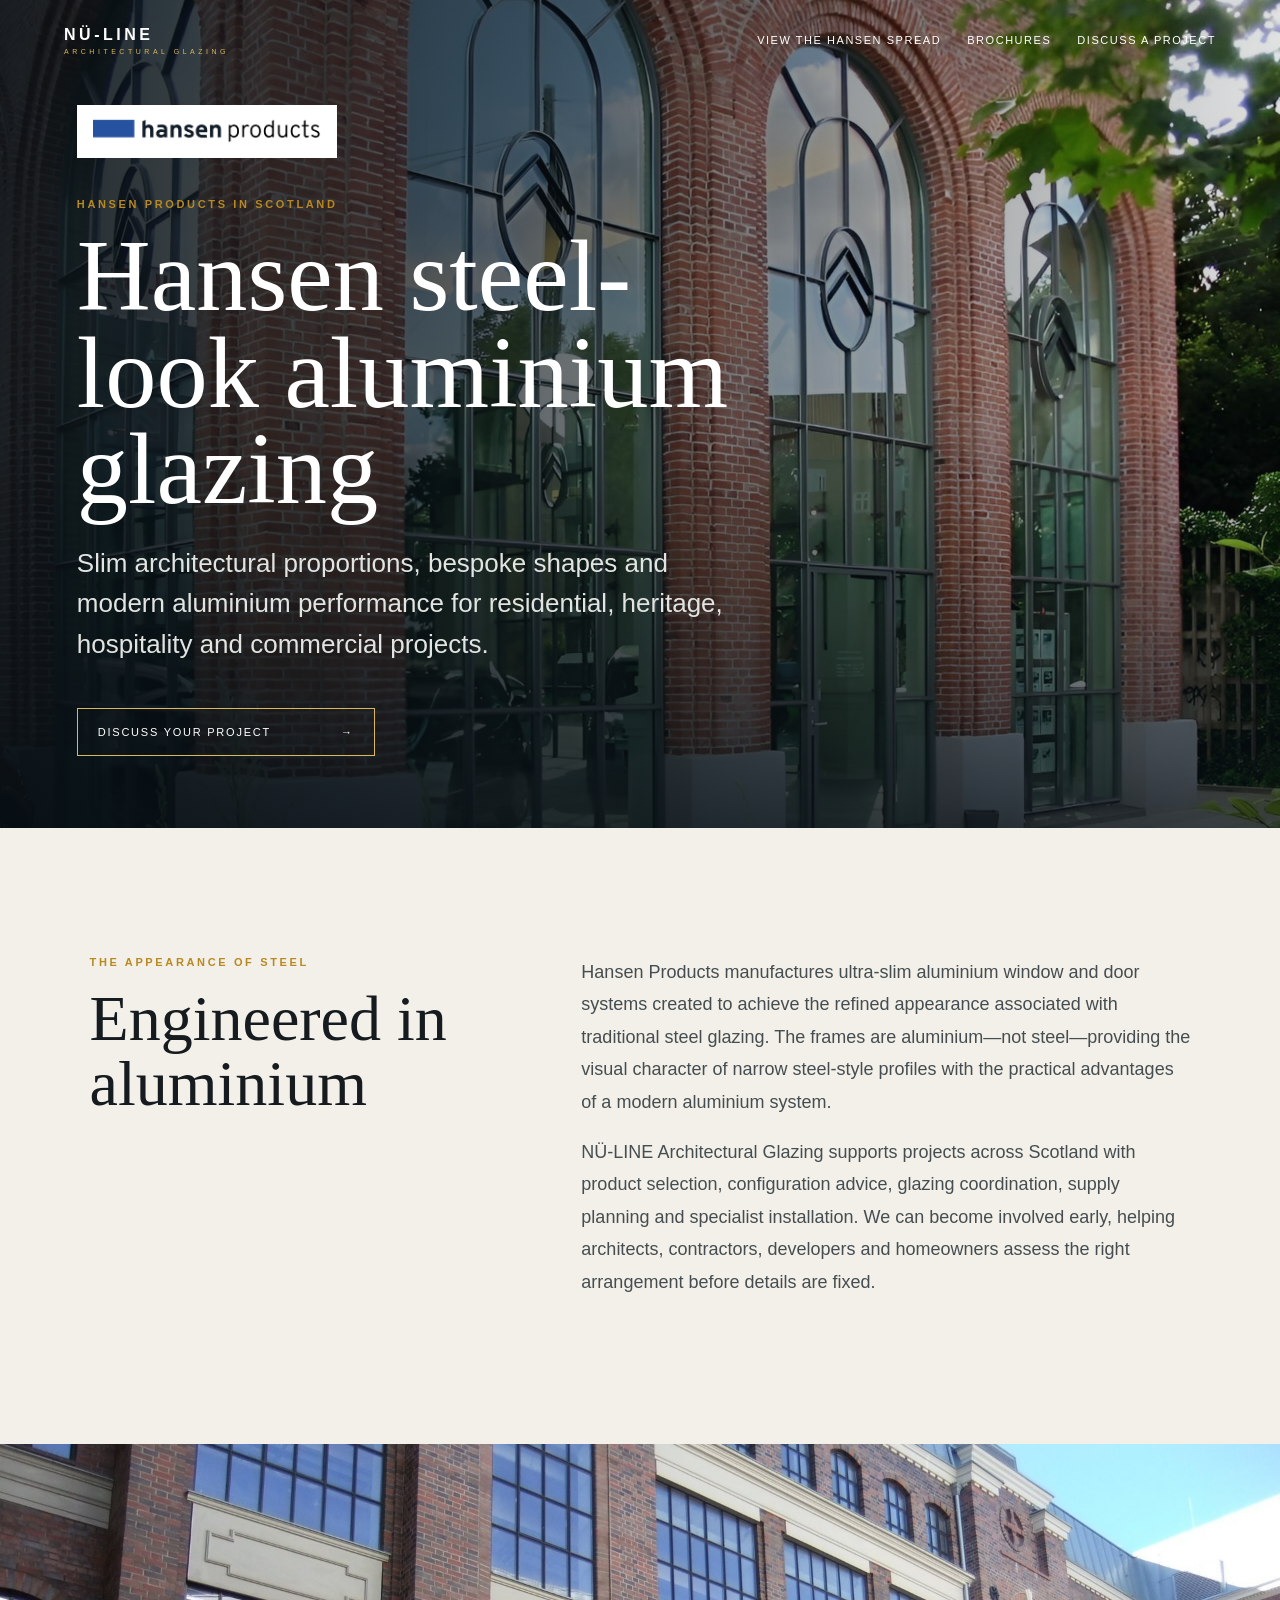
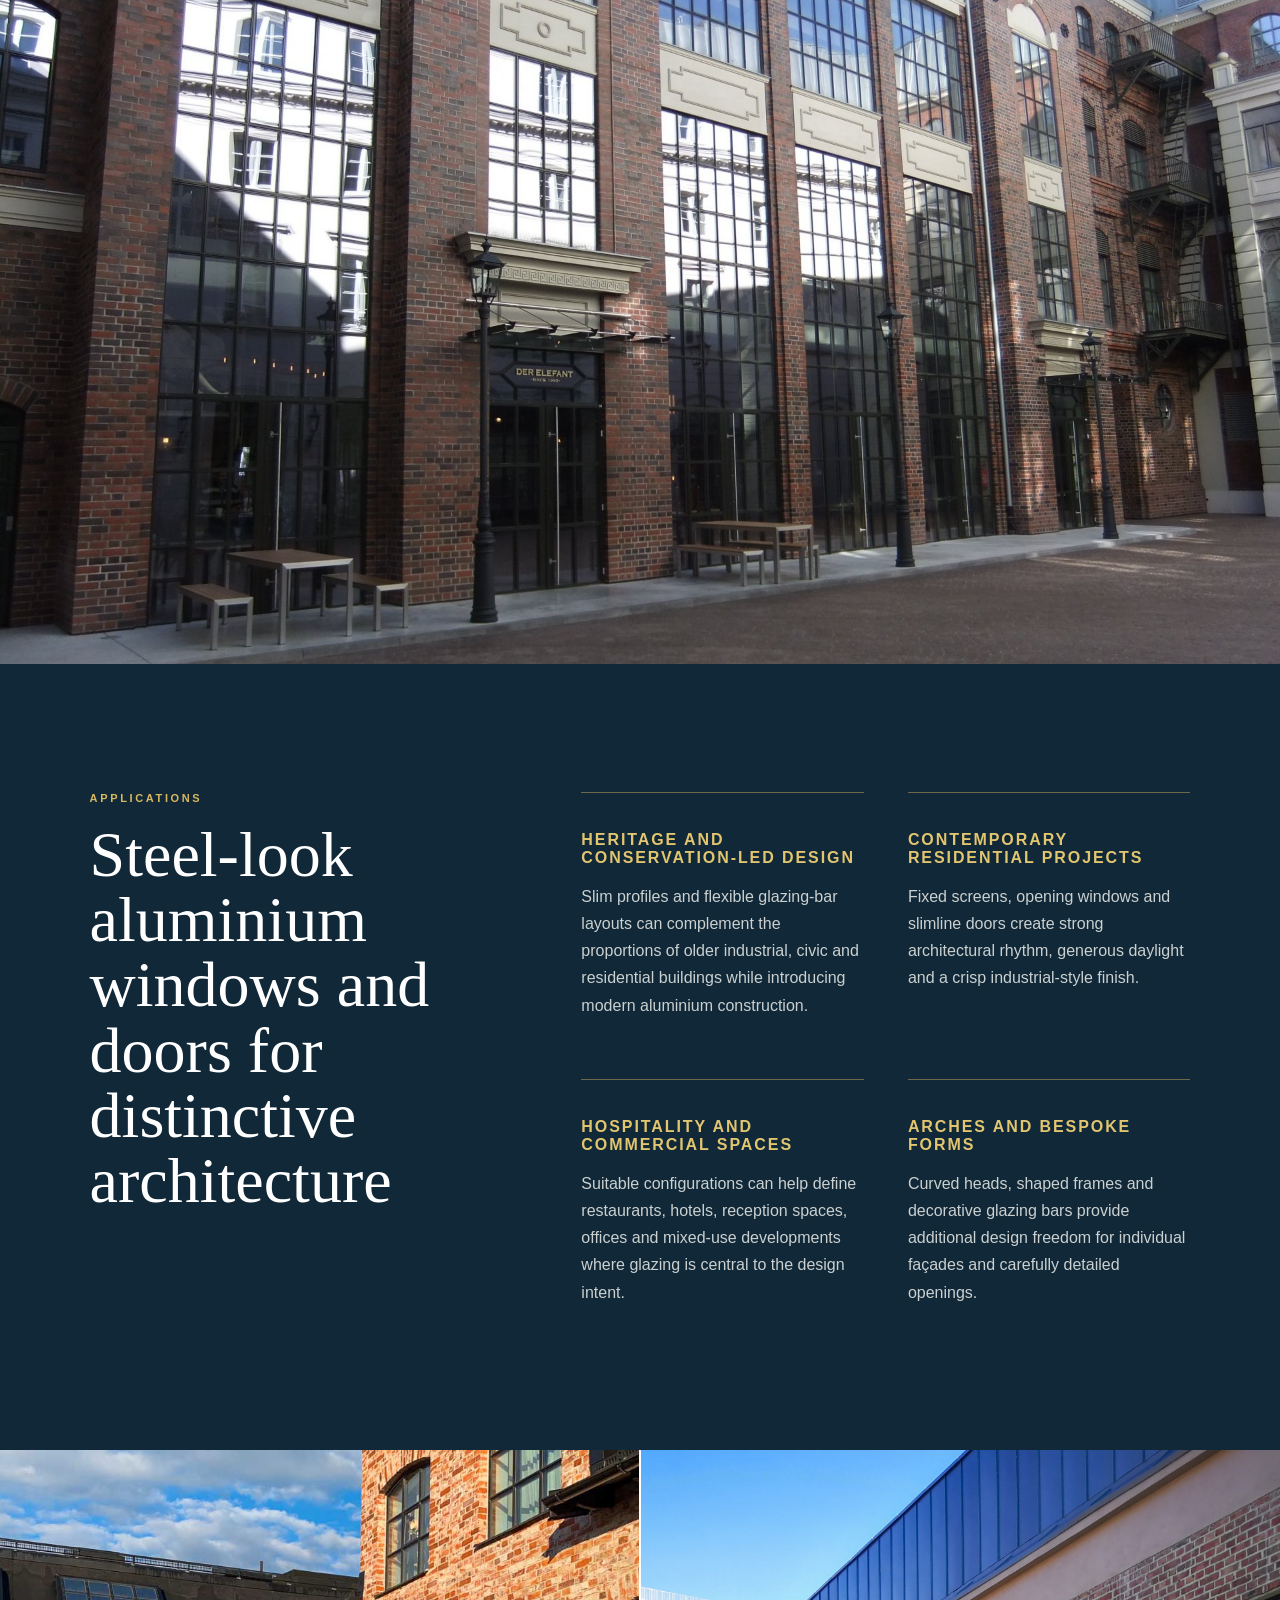
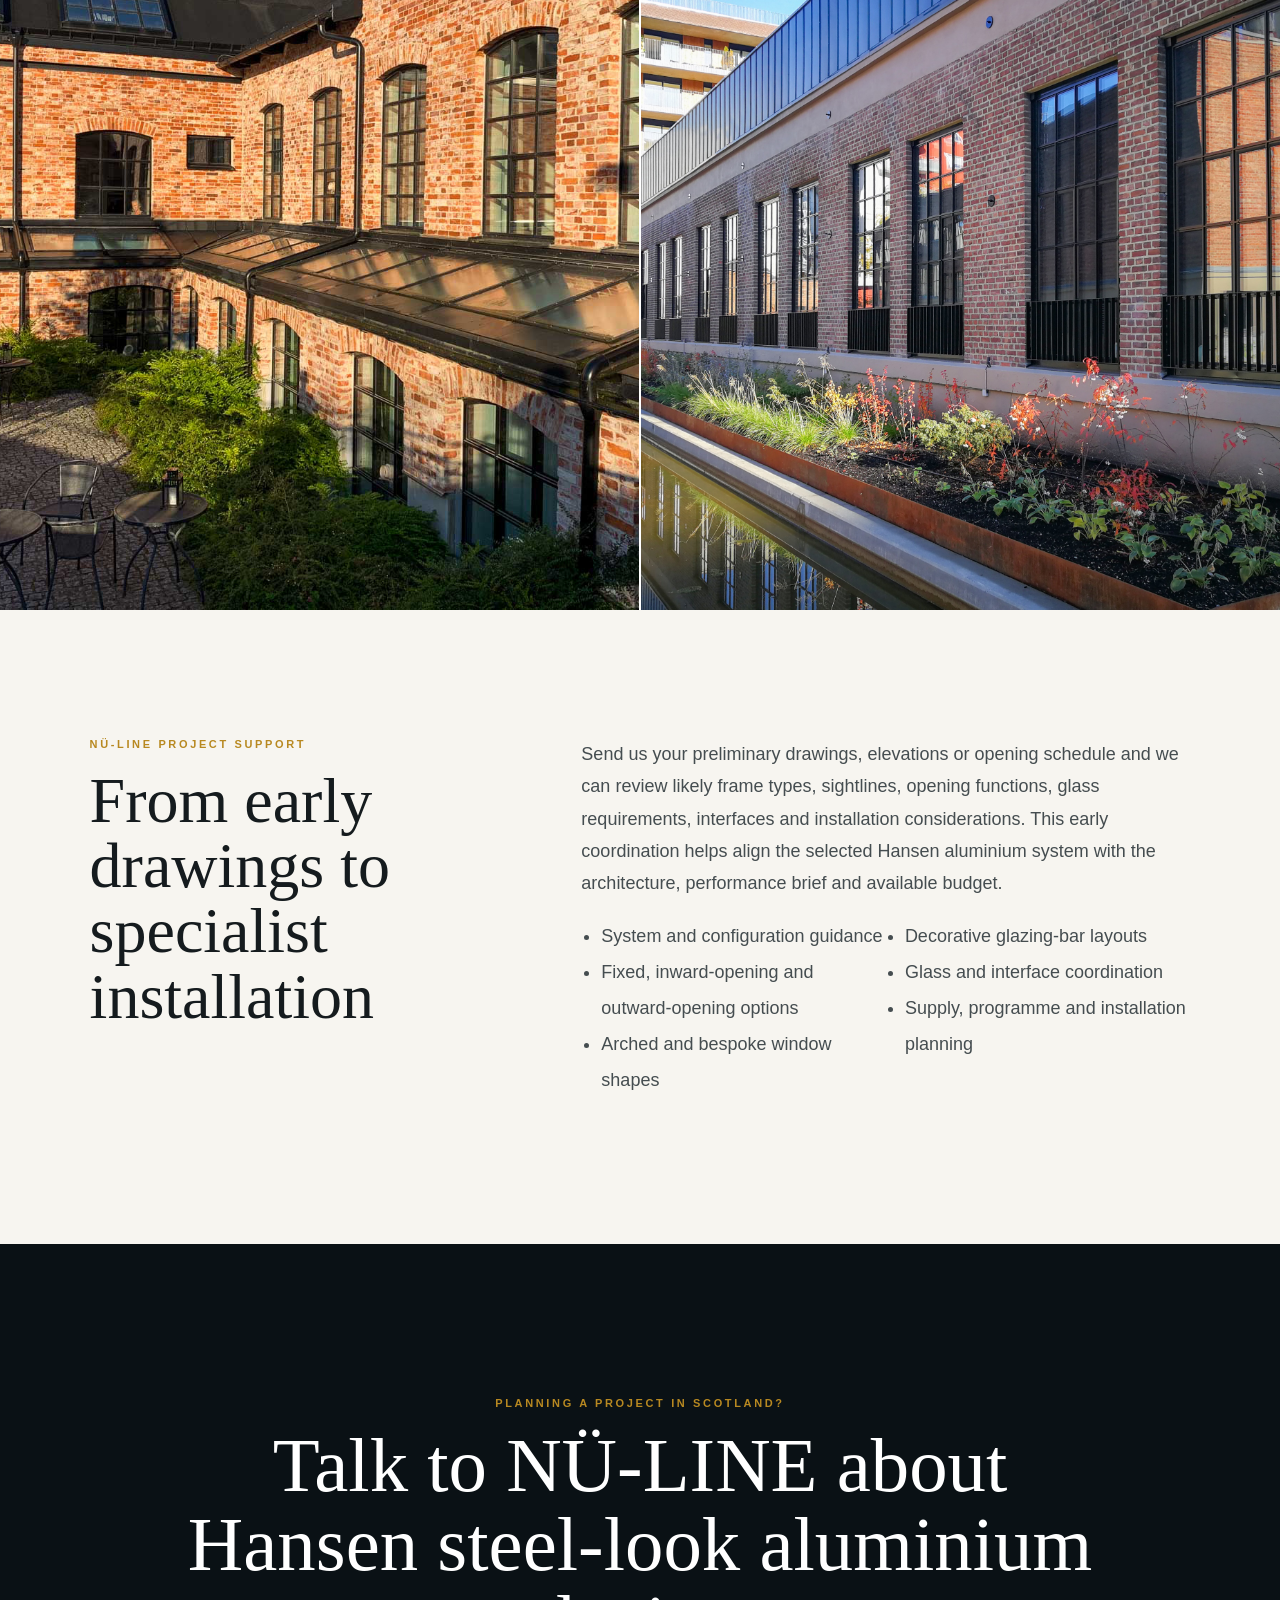
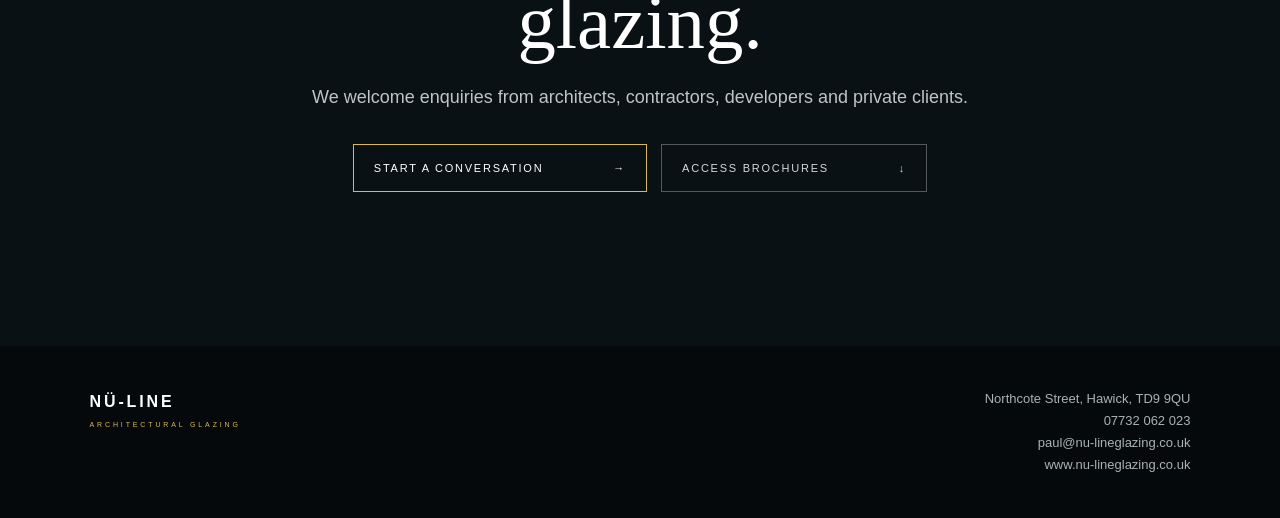
<file: hansen-steel-look-aluminium-scotland.html>
<!doctype html>
<html lang="en-GB">
<head>
  <meta charset="utf-8">
  <meta name="viewport" content="width=device-width, initial-scale=1">
  <meta name="theme-color" content="#102837">
  <meta name="description" content="Hansen steel-look aluminium windows and doors in Scotland, supplied with technical guidance and specialist installation by NÜ-LINE Architectural Glazing.">
  <link rel="canonical" href="https://www.nu-lineglazing.co.uk/hansen-steel-look-aluminium-scotland">
  <title>Hansen Steel-Look Aluminium Windows &amp; Doors Scotland | NÜ-LINE</title>
  <link rel="stylesheet" href="hansen.css?v=3.6.0">
  <script type="application/ld+json">
  {
    "@context":"https://schema.org",
    "@type":"Service",
    "name":"Hansen steel-look aluminium windows and doors in Scotland",
    "description":"Product guidance, technical coordination, supply and specialist installation of Hansen steel-look aluminium glazing systems in Scotland.",
    "provider":{"@type":"LocalBusiness","name":"NÜ-LINE Architectural Glazing","url":"https://www.nu-lineglazing.co.uk/","telephone":"+44 7732 062023","email":"paul@nu-lineglazing.co.uk","address":{"@type":"PostalAddress","streetAddress":"Northcote Street","addressLocality":"Hawick","postalCode":"TD9 9QU","addressCountry":"GB"}},
    "areaServed":{"@type":"AdministrativeArea","name":"Scotland"},
    "serviceType":"Steel-look aluminium windows, doors and architectural glazing"
  }
  </script>
</head>
<body>
  <header class="site-header">
    <a class="nu-brand" href="index.html" aria-label="NÜ-LINE Architectural Glazing home"><strong>NÜ-LINE</strong><span>ARCHITECTURAL GLAZING</span></a>
    <nav aria-label="Primary navigation"><a href="index.html#page-14">View the Hansen spread</a><a href="index.html#brochures">Brochures</a><a href="index.html#contact">Discuss a project</a></nav>
  </header>

  <main>
    <section class="hero">
      <img src="hansen-arched-windows.jpg?v=3.6.0" alt="Hansen slim-profile steel-look aluminium arched windows in a red-brick building">
      <div class="hero-overlay"></div>
      <div class="hero-copy">
        <img class="hansen-logo" src="hansen-products-logo.jpg?v=3.6.0" alt="Hansen Products">
        <p class="eyebrow">Hansen Products in Scotland</p>
        <h1>Hansen steel-look aluminium glazing</h1>
        <p>Slim architectural proportions, bespoke shapes and modern aluminium performance for residential, heritage, hospitality and commercial projects.</p>
        <a class="button" href="index.html#contact">Discuss your project <span aria-hidden="true">→</span></a>
      </div>
    </section>

    <section class="intro section-grid">
      <div><p class="eyebrow">The appearance of steel</p><h2>Engineered in aluminium</h2></div>
      <div class="prose"><p>Hansen Products manufactures ultra-slim aluminium window and door systems created to achieve the refined appearance associated with traditional steel glazing. The frames are aluminium—not steel—providing the visual character of narrow steel-style profiles with the practical advantages of a modern aluminium system.</p><p>NÜ-LINE Architectural Glazing supports projects across Scotland with product selection, configuration advice, glazing coordination, supply planning and specialist installation. We can become involved early, helping architects, contractors, developers and homeowners assess the right arrangement before details are fixed.</p></div>
    </section>

    <section class="feature-image">
      <img src="hansen-industrial-glazing.jpg?v=3.6.0" alt="Industrial-style Hansen aluminium windows installed in a heritage brick façade">
    </section>

    <section class="applications section-grid">
      <div><p class="eyebrow">Applications</p><h2>Steel-look aluminium windows and doors for distinctive architecture</h2></div>
      <div class="feature-list">
        <article><h3>Heritage and conservation-led design</h3><p>Slim profiles and flexible glazing-bar layouts can complement the proportions of older industrial, civic and residential buildings while introducing modern aluminium construction.</p></article>
        <article><h3>Contemporary residential projects</h3><p>Fixed screens, opening windows and slimline doors create strong architectural rhythm, generous daylight and a crisp industrial-style finish.</p></article>
        <article><h3>Hospitality and commercial spaces</h3><p>Suitable configurations can help define restaurants, hotels, reception spaces, offices and mixed-use developments where glazing is central to the design intent.</p></article>
        <article><h3>Arches and bespoke forms</h3><p>Curved heads, shaped frames and decorative glazing bars provide additional design freedom for individual façades and carefully detailed openings.</p></article>
      </div>
    </section>

    <section class="gallery" aria-label="Hansen steel-look aluminium project examples">
      <img src="hansen-heritage-courtyard.jpg?v=3.6.0" alt="Steel-look aluminium windows around a landscaped heritage courtyard">
      <img src="hansen-renovated-courtyard.jpg?v=3.6.0" alt="Tall slim-profile aluminium windows in a renovated brick building in Denmark">
    </section>

    <section class="support section-grid">
      <div><p class="eyebrow">NÜ-LINE project support</p><h2>From early drawings to specialist installation</h2></div>
      <div class="prose"><p>Send us your preliminary drawings, elevations or opening schedule and we can review likely frame types, sightlines, opening functions, glass requirements, interfaces and installation considerations. This early coordination helps align the selected Hansen aluminium system with the architecture, performance brief and available budget.</p><ul><li>System and configuration guidance</li><li>Fixed, inward-opening and outward-opening options</li><li>Arched and bespoke window shapes</li><li>Decorative glazing-bar layouts</li><li>Glass and interface coordination</li><li>Supply, programme and installation planning</li></ul></div>
    </section>

    <section class="cta"><p class="eyebrow">Planning a project in Scotland?</p><h2>Talk to NÜ-LINE about Hansen steel-look aluminium glazing.</h2><p>We welcome enquiries from architects, contractors, developers and private clients.</p><div class="cta-actions"><a class="button" href="index.html#contact">Start a conversation <span aria-hidden="true">→</span></a><a class="button button--secondary" href="index.html#brochures">Access brochures <span aria-hidden="true">↓</span></a></div></section>
  </main>

  <footer><a class="nu-brand" href="index.html"><strong>NÜ-LINE</strong><span>ARCHITECTURAL GLAZING</span></a><p>Northcote Street, Hawick, TD9 9QU<br>07732 062 023<br>paul@nu-lineglazing.co.uk<br>www.nu-lineglazing.co.uk</p></footer>
</body>
</html>
</file>
<file: hansen.css>
:root{--ink:#0a1115;--blue:#102837;--paper:#f3f0e9;--gold:#b88921;--muted:#aab1b3;--line:rgba(184,137,33,.38)}
*{box-sizing:border-box}html{scroll-behavior:smooth;background:var(--ink)}body{margin:0;background:var(--paper);color:#151b1e;font-family:Inter,ui-sans-serif,-apple-system,BlinkMacSystemFont,"Segoe UI",sans-serif}img{max-width:100%;display:block}a{color:inherit;text-decoration:none}.site-header{position:absolute;z-index:4;top:0;left:0;right:0;display:flex;justify-content:space-between;align-items:center;padding:26px clamp(22px,5vw,72px);color:white}.nu-brand{display:flex;flex-direction:column;gap:4px;letter-spacing:.22em}.nu-brand strong{font-size:16px}.nu-brand span{font-size:7px;color:#d9b85f}.site-header nav{display:flex;gap:26px;font-size:11px;text-transform:uppercase;letter-spacing:.14em}.site-header nav a{border-bottom:1px solid transparent;padding:8px 0}.site-header nav a:hover{border-color:#d9b85f}.hero{position:relative;min-height:92svh;background:var(--blue);color:white;display:grid;align-items:end;overflow:hidden}.hero>img:first-child{position:absolute;inset:0;width:100%;height:100%;object-fit:cover}.hero-overlay{position:absolute;inset:0;background:linear-gradient(90deg,rgba(7,15,20,.9) 0%,rgba(7,15,20,.58) 48%,rgba(7,15,20,.12)),linear-gradient(0deg,rgba(7,15,20,.72),transparent 48%)}.hero-copy{position:relative;z-index:2;width:min(730px,calc(100% - 44px));margin:0 max(22px,6vw) 8vh}.hansen-logo{width:260px;background:white;padding:12px 16px;margin-bottom:40px}.eyebrow{margin:0 0 18px;color:var(--gold);text-transform:uppercase;letter-spacing:.24em;font-size:11px;font-weight:700}.hero h1,.section-grid h2,.cta h2{font-family:Georgia,"Times New Roman",serif;font-weight:400}.hero h1{font-size:clamp(52px,8vw,106px);line-height:.94;margin:0 0 26px;max-width:900px}.hero-copy>p:not(.eyebrow){font-size:clamp(18px,2.2vw,26px);line-height:1.55;color:#e2e4e1;max-width:680px}.button{display:inline-flex;align-items:center;justify-content:space-between;gap:70px;border:1px solid #d9b85f;padding:17px 20px;margin-top:18px;text-transform:uppercase;letter-spacing:.16em;font-size:11px}.button:hover{background:#d9b85f;color:#111}.section-grid{display:grid;grid-template-columns:minmax(0,.78fr) minmax(0,1.22fr);gap:clamp(45px,8vw,130px);padding:clamp(76px,10vw,148px) clamp(24px,7vw,110px);max-width:1500px;margin:auto}.section-grid h2{font-size:clamp(43px,5vw,76px);line-height:1.02;margin:0}.prose{font-size:18px;line-height:1.8;color:#454d50}.prose p:first-child{margin-top:0}.prose ul{columns:2;padding-left:20px;line-height:2}.feature-image{height:min(74vw,820px);overflow:hidden}.feature-image img{width:100%;height:100%;object-fit:cover}.applications{background:var(--blue);color:white;max-width:none}.applications>div:first-child{max-width:570px;margin-left:auto}.applications .eyebrow{color:#d9b85f}.feature-list{display:grid;grid-template-columns:1fr 1fr;gap:44px}.feature-list article{border-top:1px solid rgba(217,184,95,.45);padding-top:22px}.feature-list h3{font-size:16px;text-transform:uppercase;letter-spacing:.12em;color:#e2c56f}.feature-list p{line-height:1.7;color:#cbd0d0}.gallery{display:grid;grid-template-columns:1fr 1fr;height:min(62vw,760px);gap:2px;background:#fff}.gallery img{width:100%;height:100%;object-fit:cover}.support{background:#f7f5f0}.cta{text-align:center;background:#0a1115;color:white;padding:clamp(90px,12vw,160px) 24px}.cta h2{font-size:clamp(42px,6vw,80px);line-height:1.02;max-width:950px;margin:0 auto 25px}.cta>p:not(.eyebrow){color:#bfc5c5;font-size:18px}footer{background:#05090b;color:white;display:flex;justify-content:space-between;gap:40px;padding:42px clamp(24px,7vw,110px);font-size:13px;line-height:1.7}footer p{margin:0;color:#abb2b3;text-align:right}@media(max-width:760px){.site-header nav a:first-child{display:none}.site-header nav{gap:12px}.hero{min-height:100svh}.hero-overlay{background:linear-gradient(0deg,rgba(7,15,20,.92),rgba(7,15,20,.12) 80%)}.hero-copy{margin-bottom:6vh}.hansen-logo{width:220px}.section-grid{grid-template-columns:1fr;gap:35px}.feature-list{grid-template-columns:1fr}.feature-image{height:70svh}.gallery{grid-template-columns:1fr;height:auto}.gallery img{aspect-ratio:4/3}.prose ul{columns:1}footer{flex-direction:column}footer p{text-align:left}}
@media(prefers-reduced-motion:reduce){*{scroll-behavior:auto!important}}

/* Version 3.6 — brochure access call to action */
.cta-actions{display:flex;justify-content:center;flex-wrap:wrap;gap:14px}
.button--secondary{border-color:rgba(255,255,255,.3);color:#d5d9d8}
@media(max-width:760px){
  .site-header nav{gap:12px;font-size:9px}
  .cta-actions{flex-direction:column;align-items:stretch}
  .cta-actions .button{width:100%;margin-top:4px}
}
</file>
